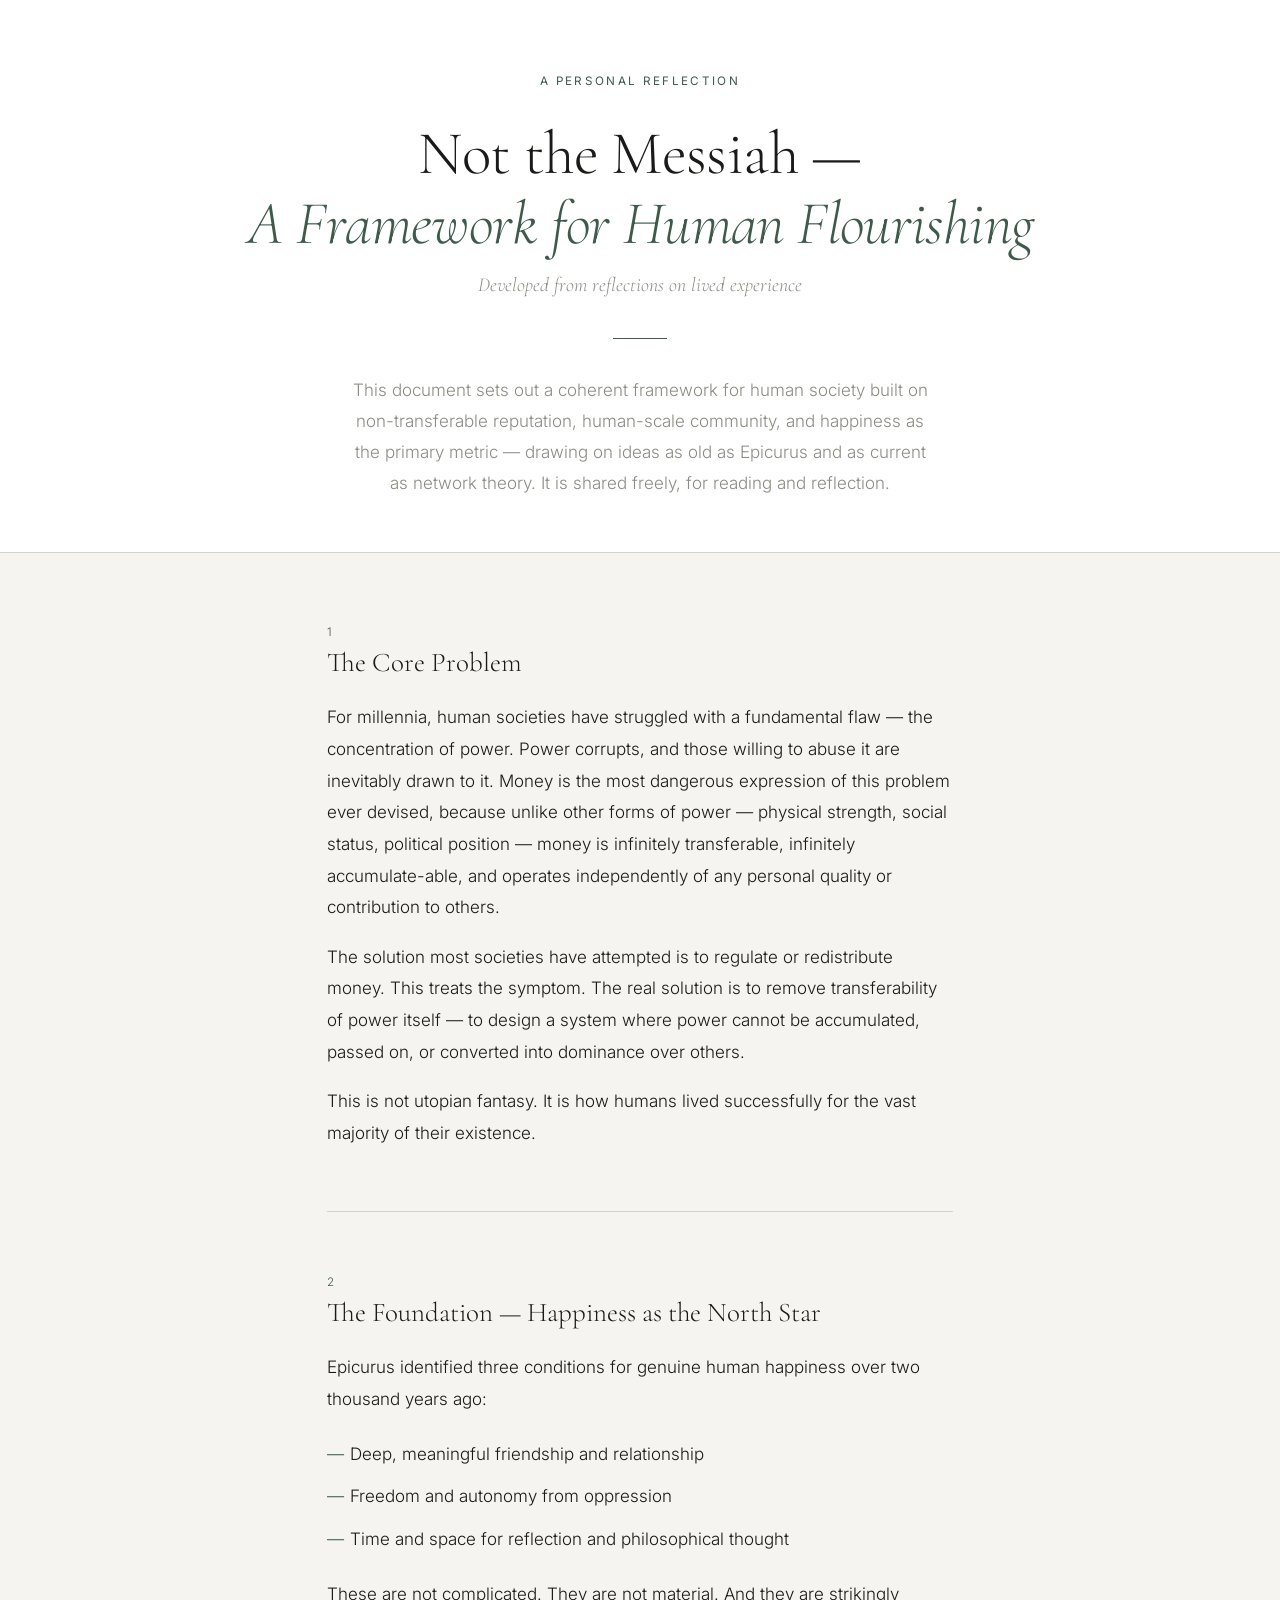
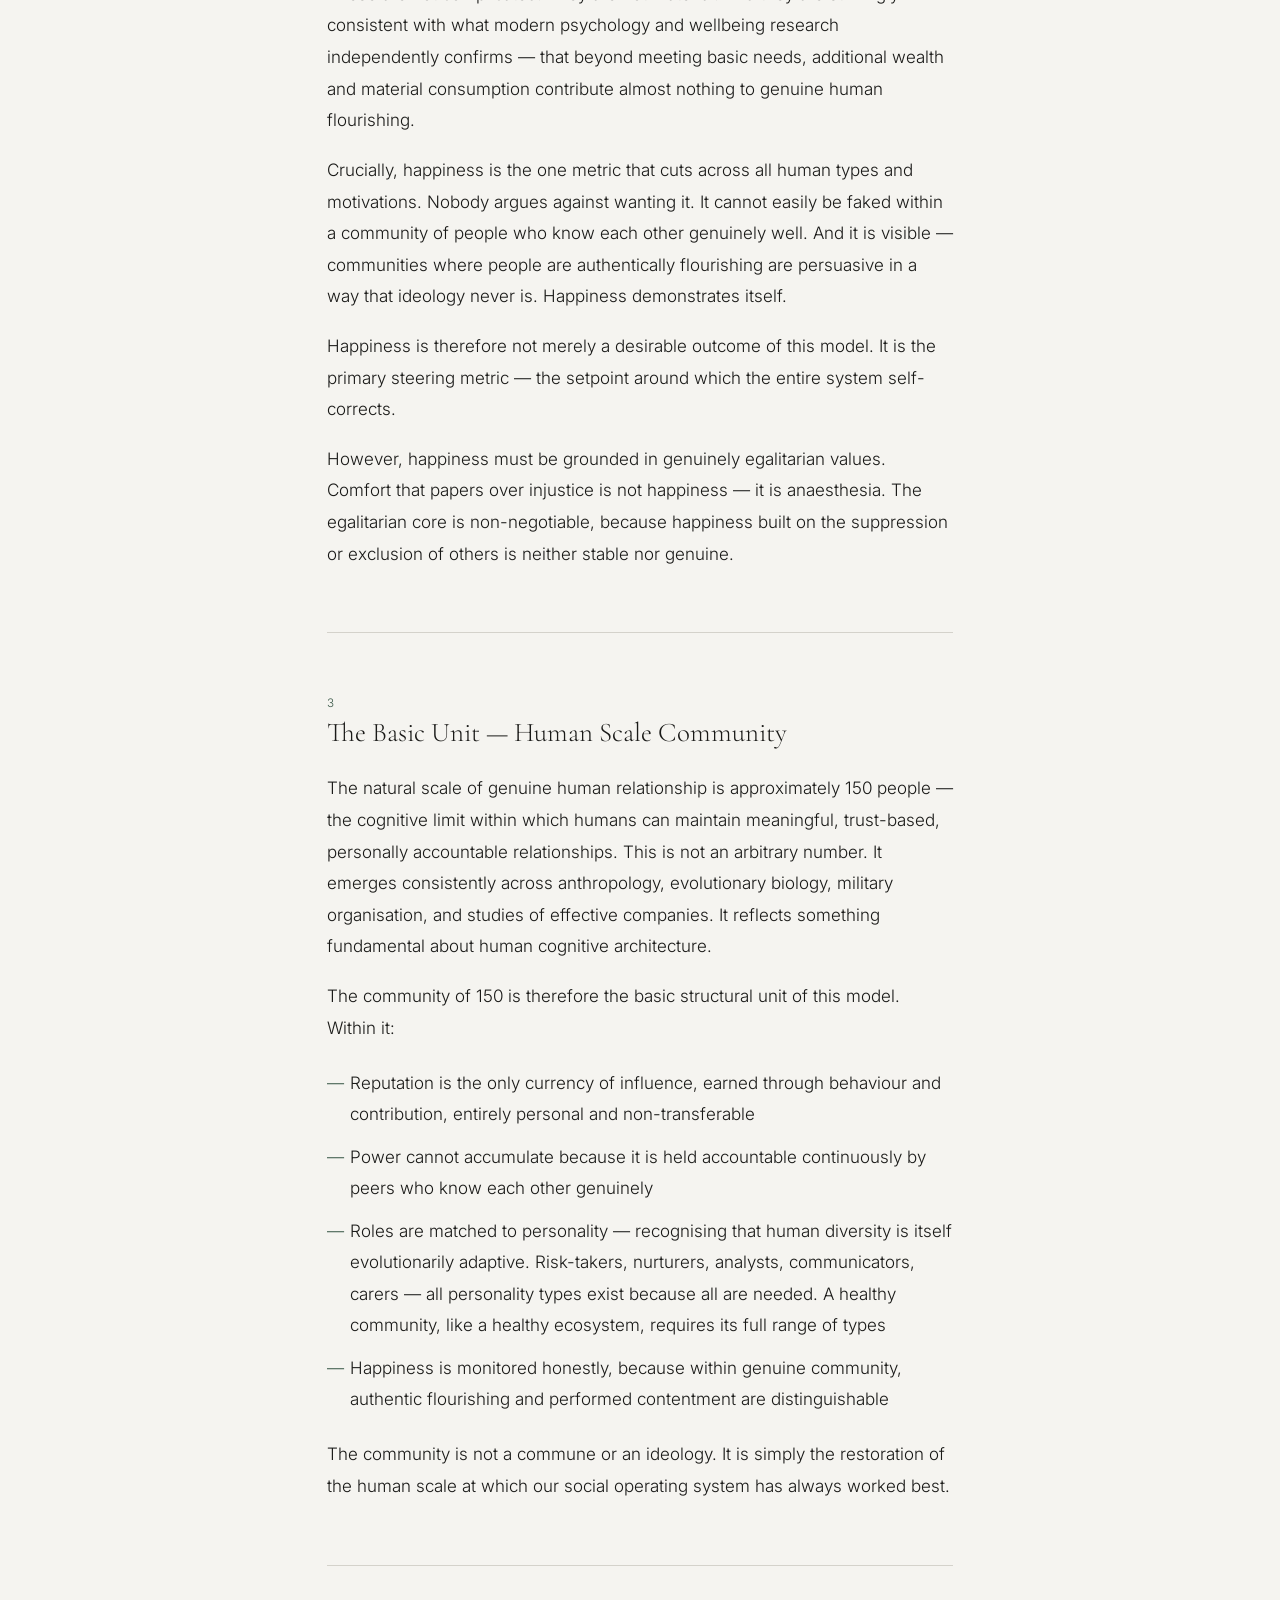
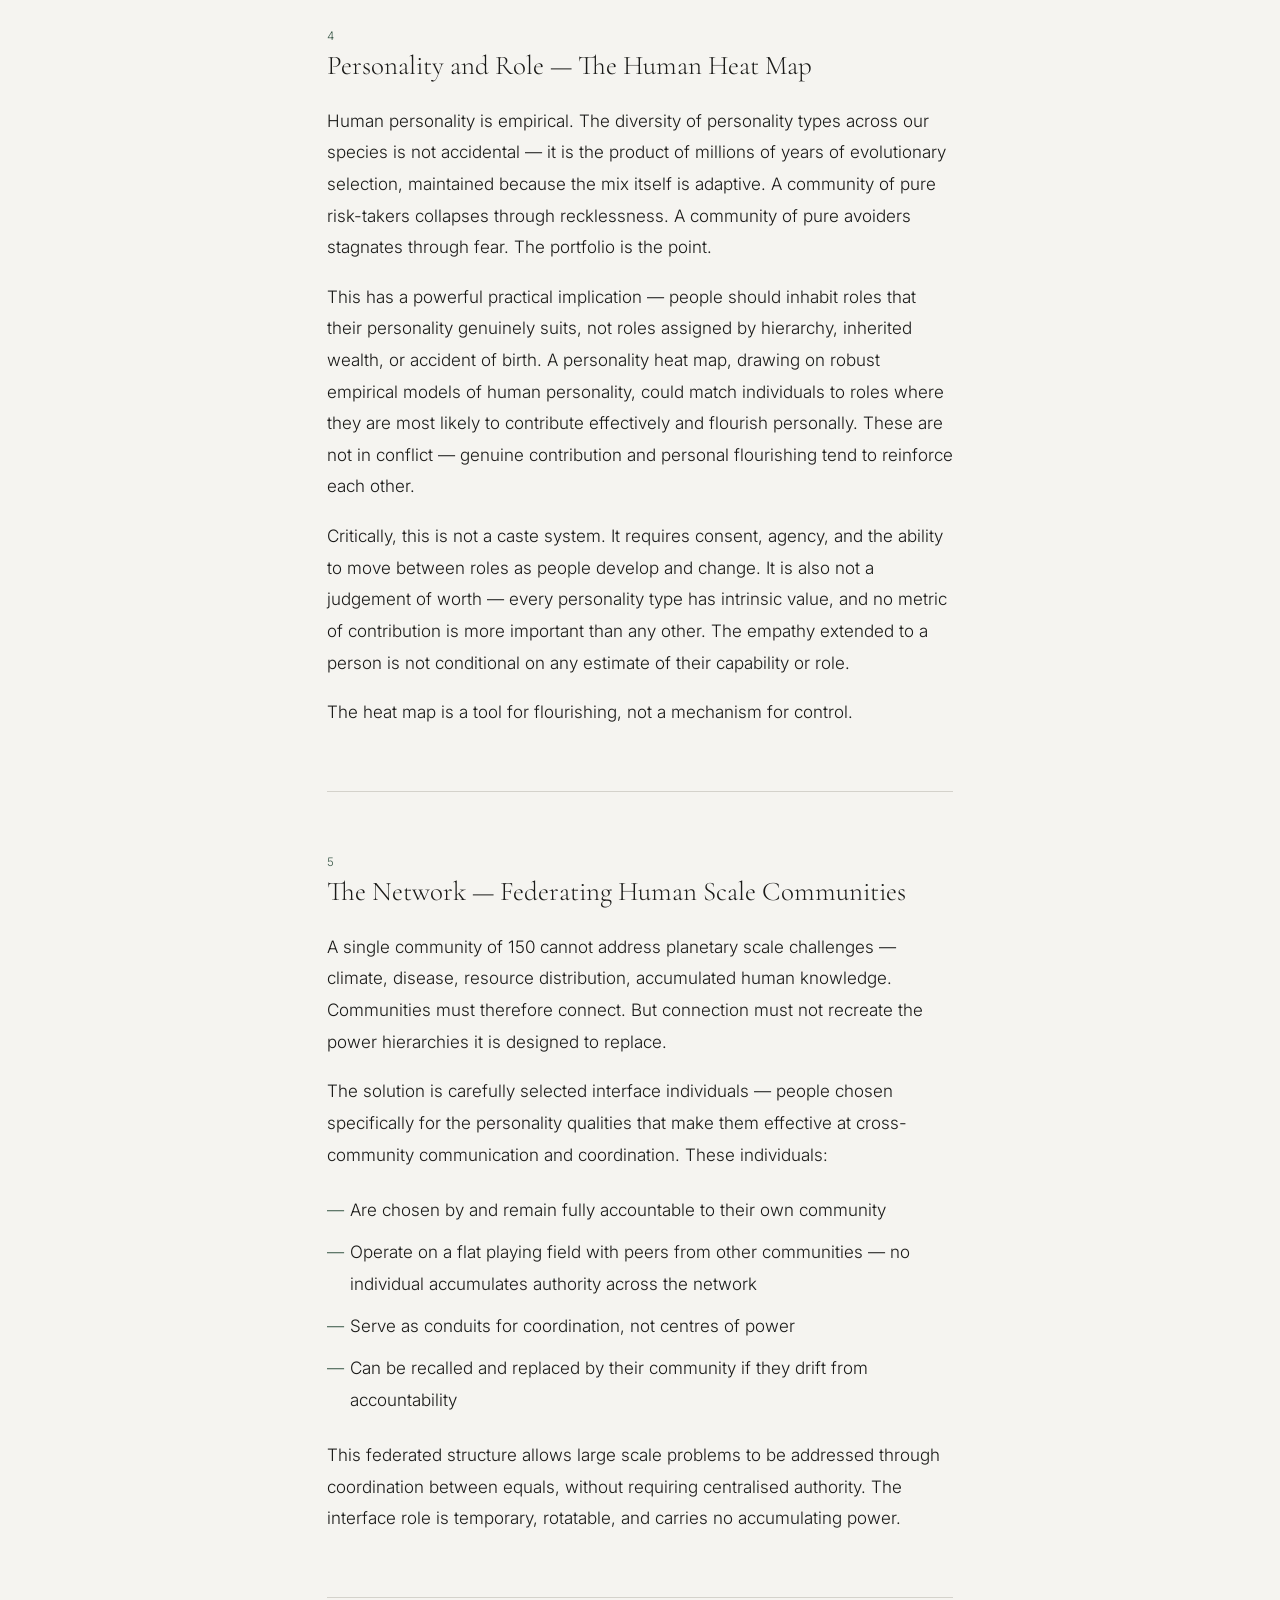
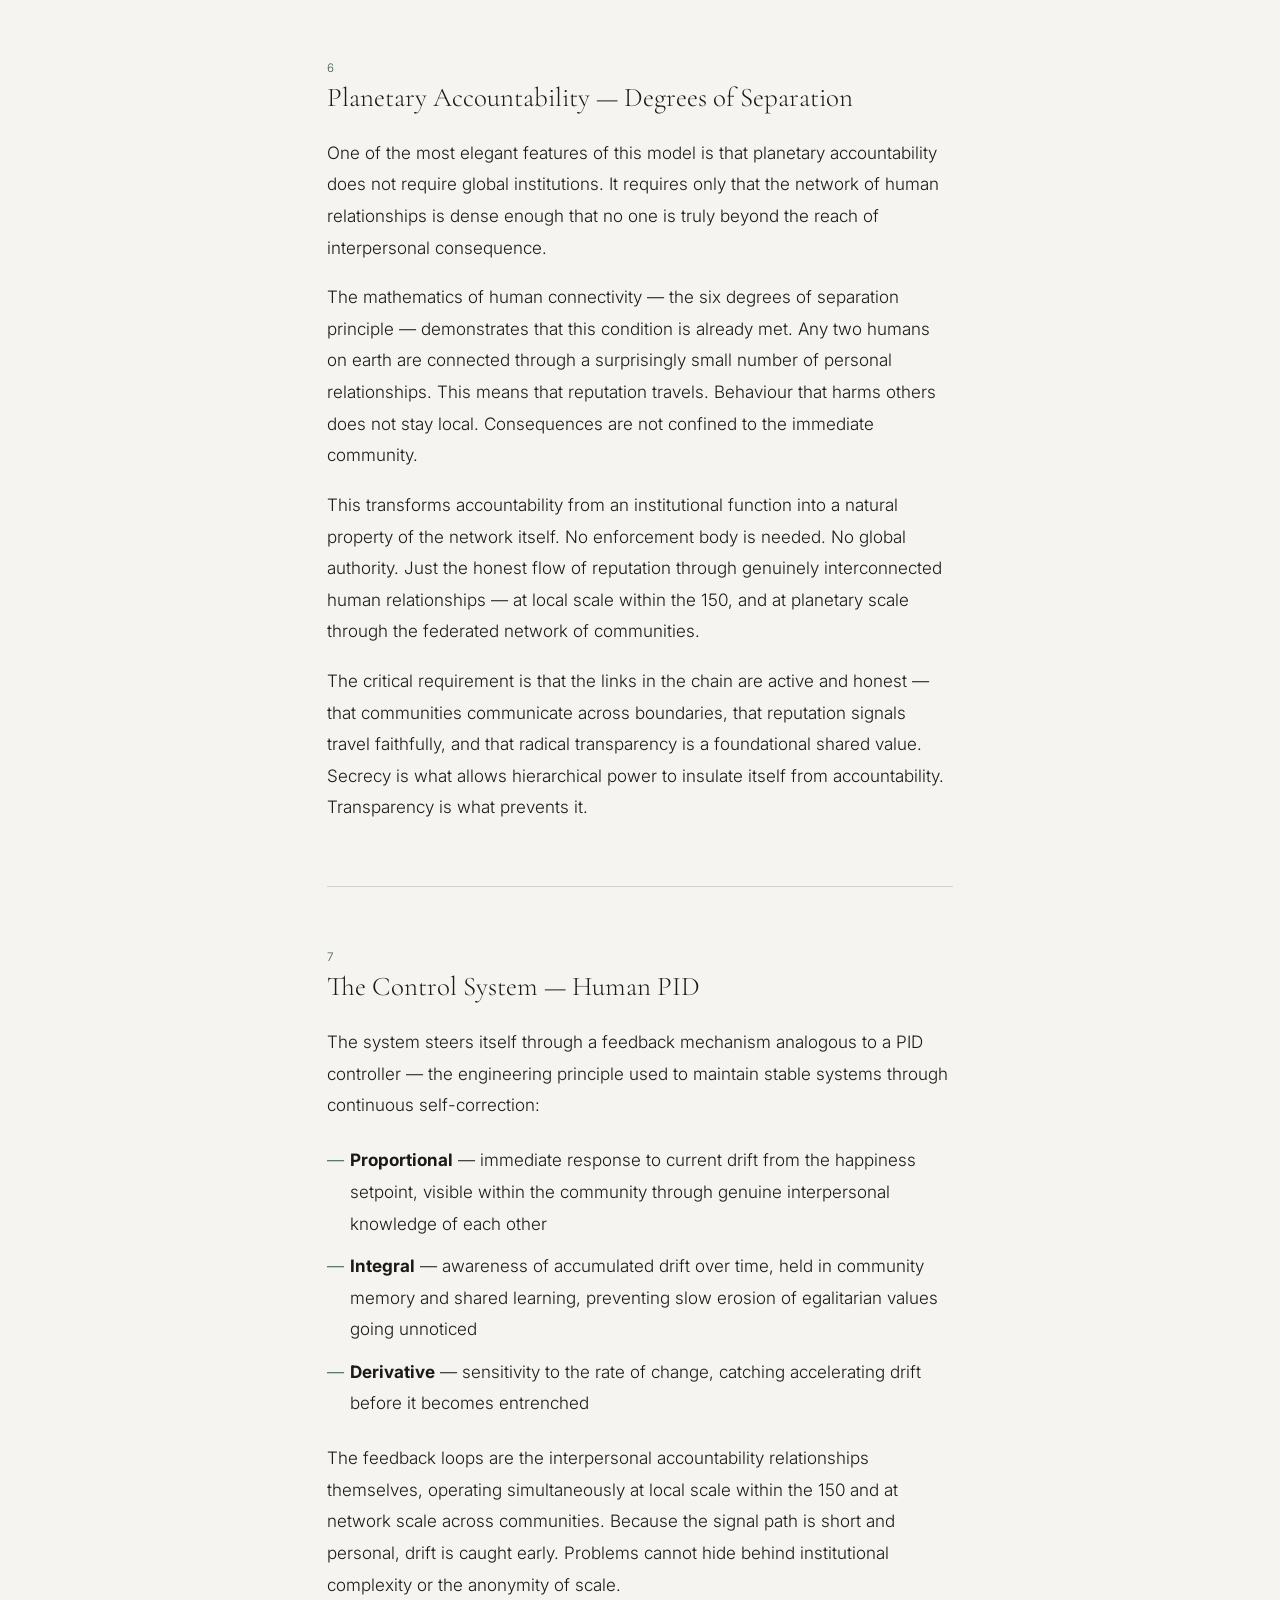
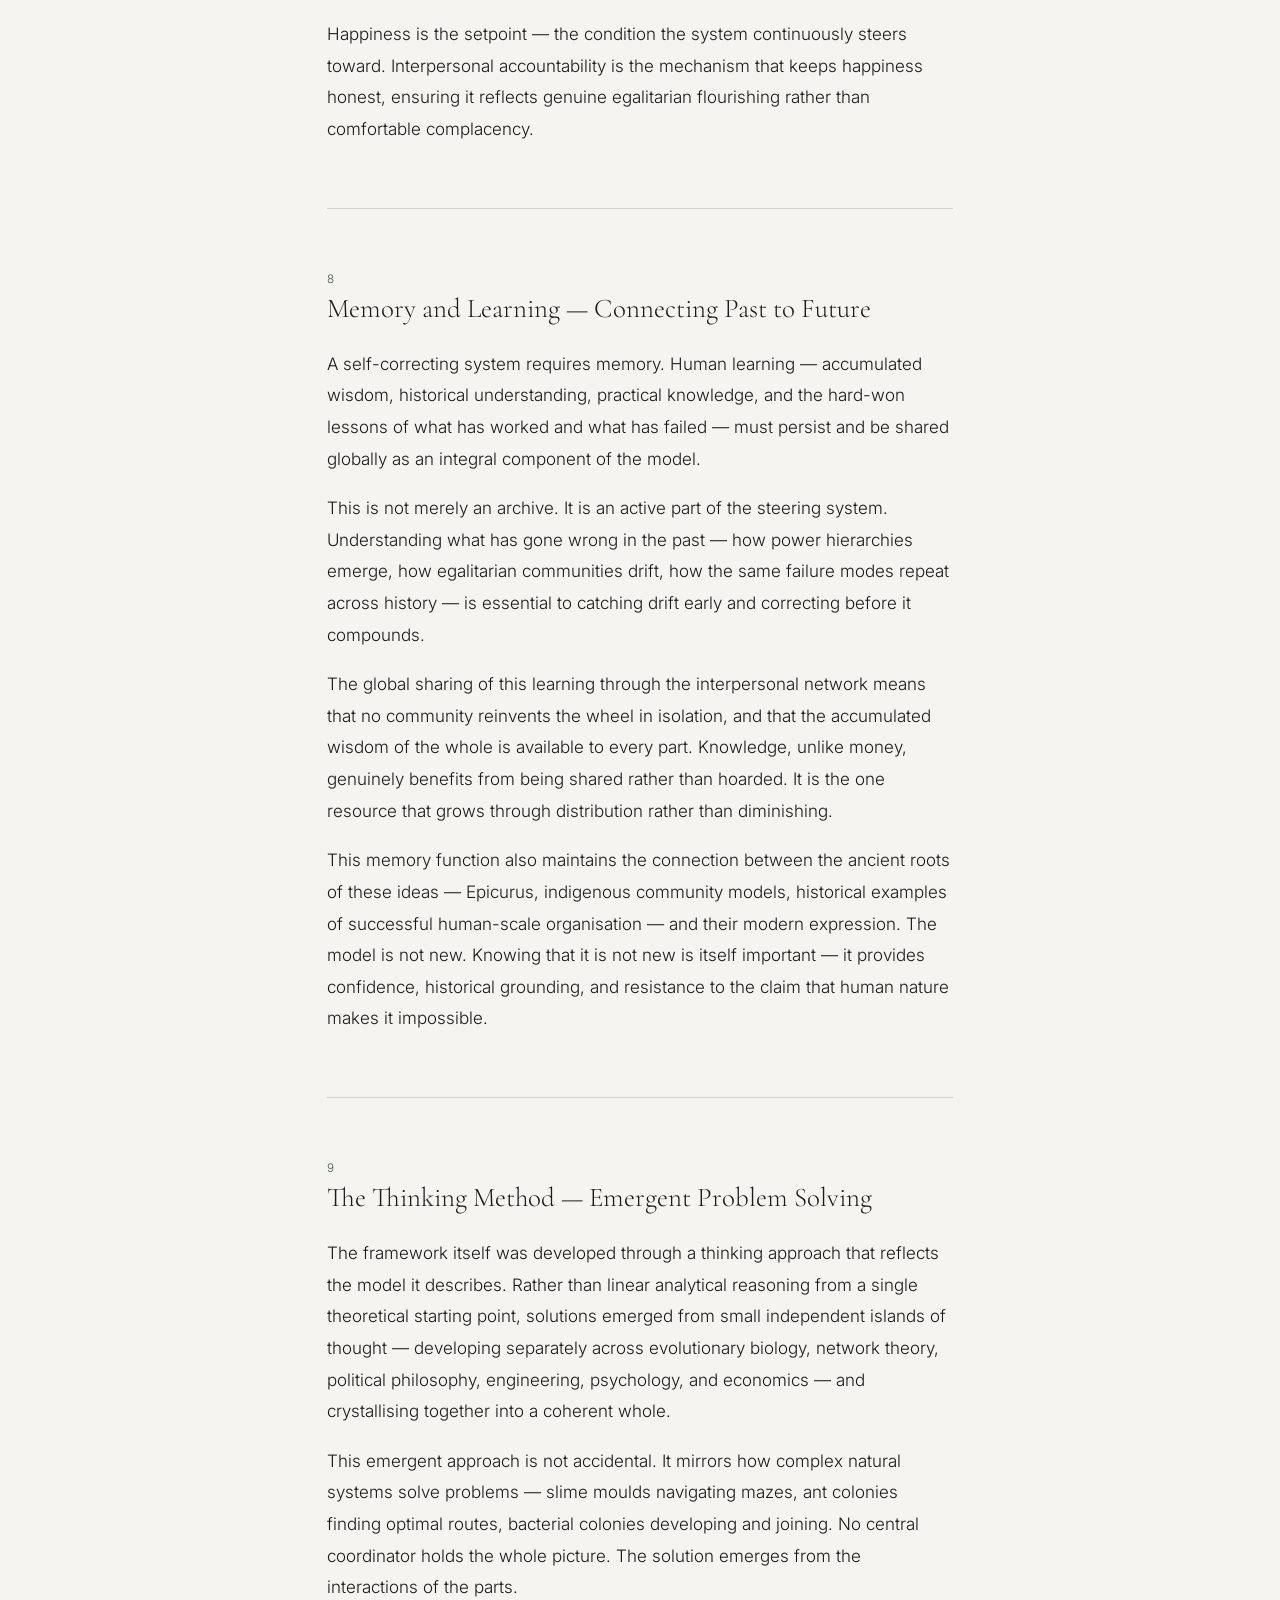
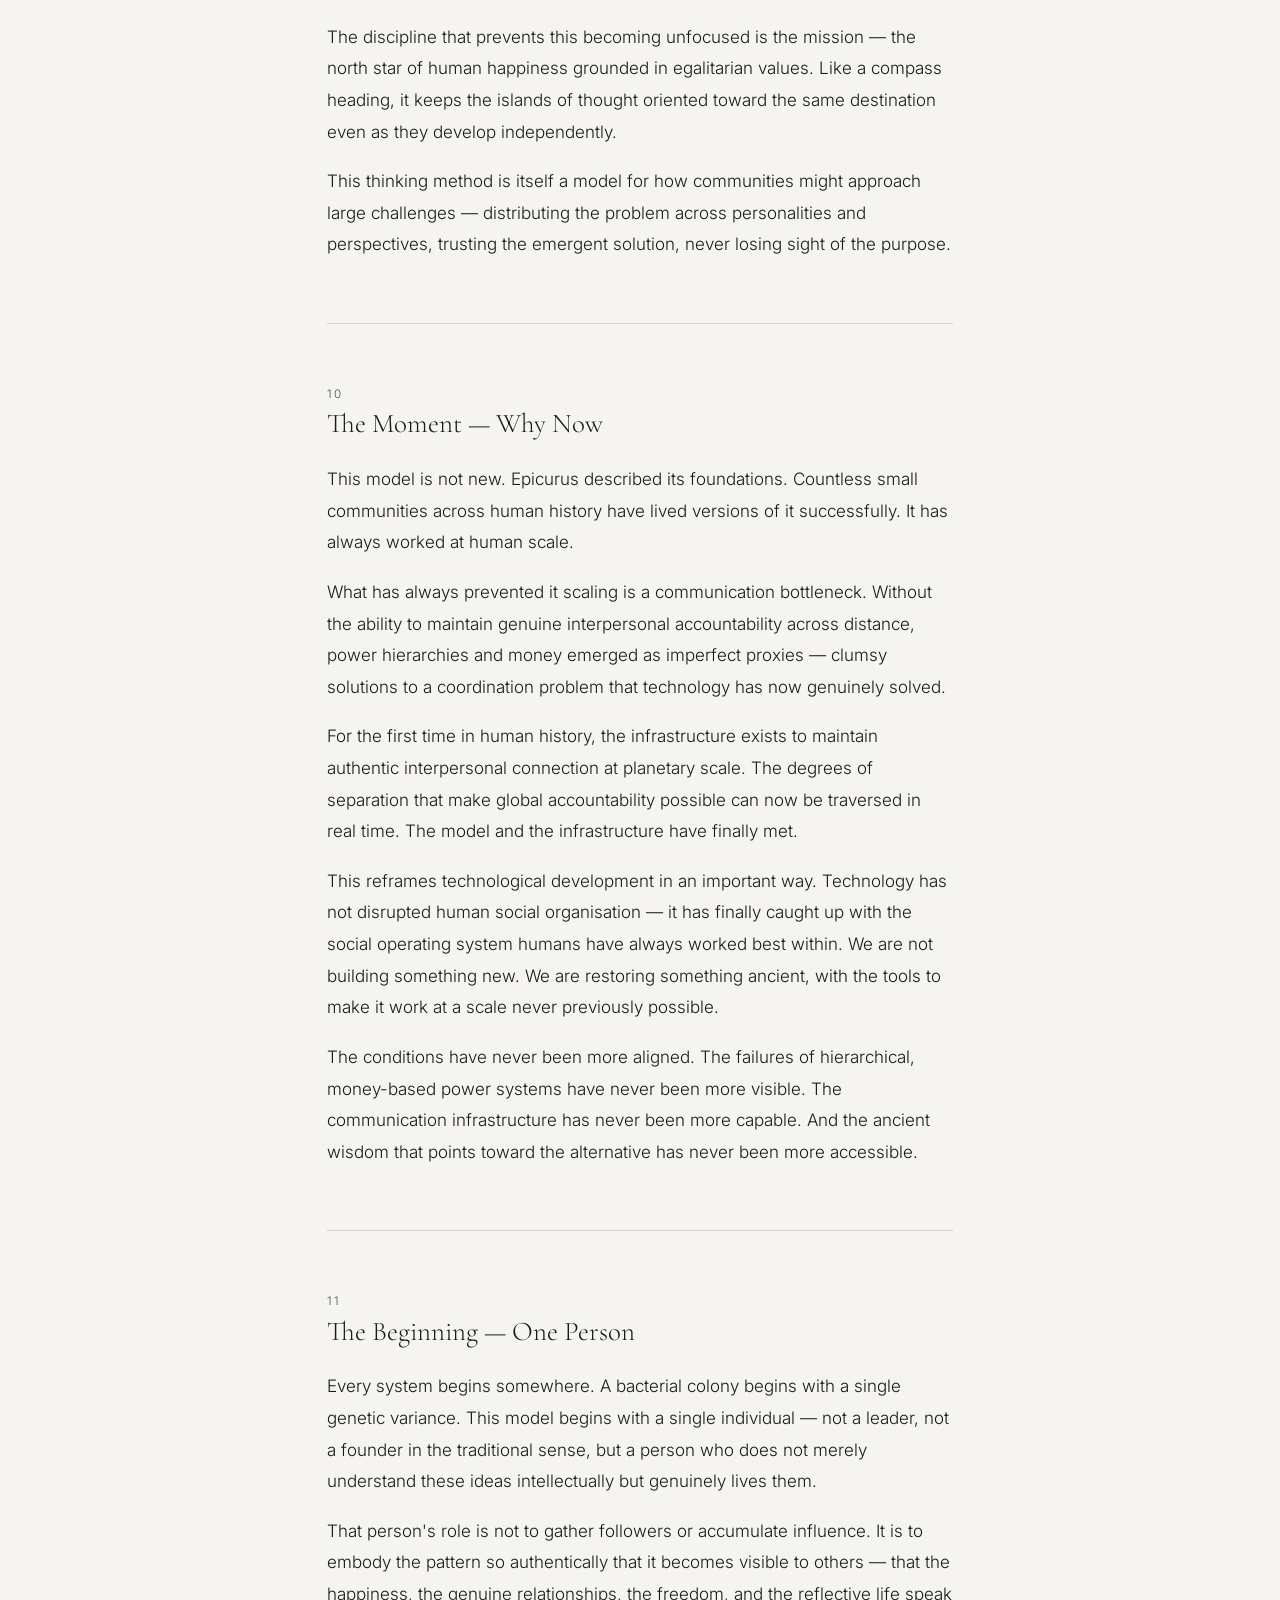
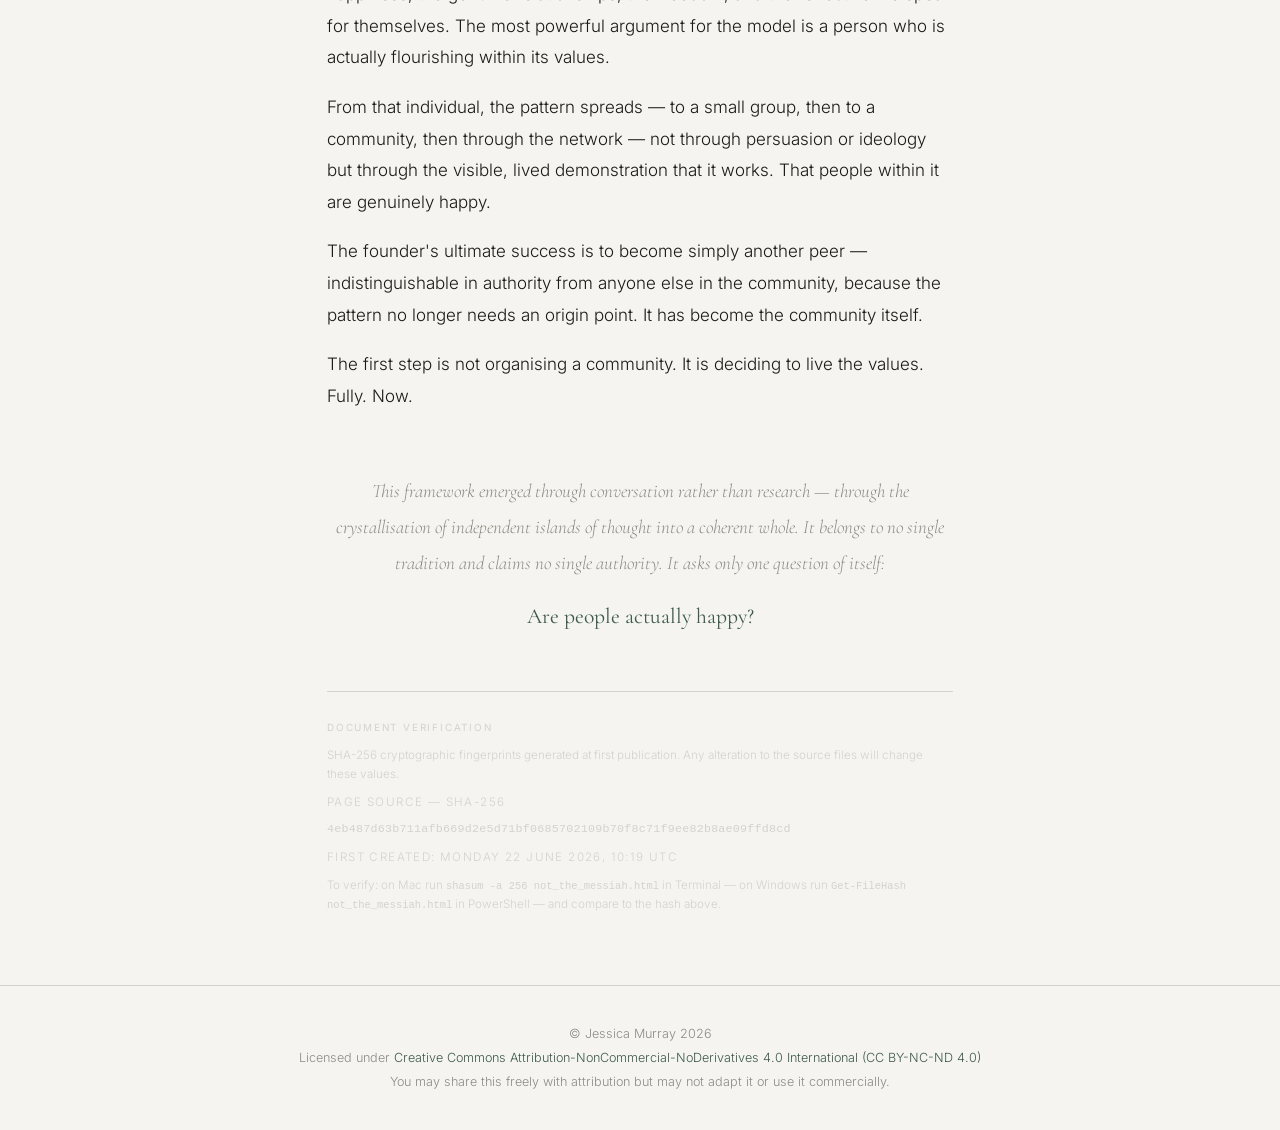
<file: not_the_messiah.html>
<!DOCTYPE html>
<html lang="en">
<head>
  <meta charset="UTF-8">
  <meta name="viewport" content="width=device-width, initial-scale=1.0">
  <meta name="robots" content="noindex, nofollow">
  <title>Not the Messiah — A Framework for Human Flourishing</title>
  <style>
    @import url('https://fonts.googleapis.com/css2?family=Cormorant+Garamond:ital,wght@0,300;0,400;1,300;1,400&family=Inter:wght@300;400&display=swap');

    :root {
      --ink:    #1a1a18;
      --mist:   #f5f4f0;
      --stone:  #8c8c84;
      --rule:   #d4d2cb;
      --accent: #3d5a4a;
      --page:   #ffffff;
    }

    *, *::before, *::after { box-sizing: border-box; margin: 0; padding: 0; }
    html { font-size: 18px; scroll-behavior: smooth; }

    body {
      background: var(--mist);
      color: var(--ink);
      font-family: 'Inter', sans-serif;
      font-weight: 300;
      line-height: 1.7;
      min-height: 100vh;
    }

    /* Header */
    header {
      background: var(--page);
      border-bottom: 1px solid var(--rule);
      padding: 4rem 2rem 3rem;
      text-align: center;
    }

    .eyebrow {
      font-size: 0.65rem;
      font-weight: 400;
      letter-spacing: 0.2em;
      text-transform: uppercase;
      color: var(--accent);
      margin-bottom: 1.5rem;
    }

    h1 {
      font-family: 'Cormorant Garamond', serif;
      font-size: clamp(2rem, 5vw, 3.4rem);
      font-weight: 300;
      line-height: 1.15;
      letter-spacing: -0.01em;
      color: var(--ink);
      margin-bottom: 0.5rem;
    }

    h1 em { font-style: italic; color: var(--accent); }

    .subtitle {
      font-family: 'Cormorant Garamond', serif;
      font-size: 1.1rem;
      font-style: italic;
      color: var(--stone);
      margin-bottom: 2rem;
    }

    .rule {
      width: 3rem;
      height: 1px;
      background: var(--accent);
      margin: 0 auto 2rem;
    }

    .intro {
      max-width: 580px;
      margin: 0 auto;
      font-size: 0.95rem;
      color: var(--stone);
      line-height: 1.8;
    }

    /* Main */
    main {
      max-width: 680px;
      margin: 4rem auto;
      padding: 0 1.5rem;
    }

    /* Sections */
    .section {
      margin-bottom: 3.5rem;
    }

    .section h2 {
      font-family: 'Cormorant Garamond', serif;
      font-size: 1.5rem;
      font-weight: 300;
      color: var(--ink);
      margin-bottom: 1.25rem;
      line-height: 1.2;
    }

    .section h2 .num {
      font-size: 0.65rem;
      font-family: 'Inter', sans-serif;
      letter-spacing: 0.15em;
      text-transform: uppercase;
      color: var(--accent);
      display: block;
      margin-bottom: 0.4rem;
    }

    .section p {
      font-size: 0.95rem;
      color: var(--ink);
      margin-bottom: 1rem;
      line-height: 1.85;
    }

    .section ul {
      margin: 0.5rem 0 1rem 0;
      padding: 0;
      list-style: none;
    }

    .section ul li {
      font-size: 0.95rem;
      color: var(--ink);
      line-height: 1.85;
      padding: 0.3rem 0 0.3rem 1.25rem;
      position: relative;
    }

    .section ul li::before {
      content: '—';
      position: absolute;
      left: 0;
      color: var(--accent);
    }

    .section-rule {
      width: 100%;
      height: 1px;
      background: var(--rule);
      margin: 3.5rem 0;
    }

    /* Closing italics */
    .closing {
      font-family: 'Cormorant Garamond', serif;
      font-size: 1.05rem;
      font-style: italic;
      color: var(--stone);
      text-align: center;
      margin: 3rem 0 1.5rem;
      line-height: 1.9;
    }

    .closing strong {
      font-style: normal;
      font-weight: 400;
      color: var(--accent);
      display: block;
      font-size: 1.2rem;
      margin-top: 0.75rem;
    }

    /* Verification — unobtrusive */
    .verification {
      margin: 3rem 0 2rem;
      padding-top: 1.5rem;
      border-top: 1px solid var(--rule);
    }

    .verification h3 {
      font-size: 0.55rem;
      font-weight: 400;
      letter-spacing: 0.18em;
      text-transform: uppercase;
      color: var(--rule);
      margin-bottom: 0.6rem;
    }

    .verification p {
      font-size: 0.65rem;
      color: var(--rule);
      margin-bottom: 0.5rem;
      line-height: 1.6;
    }

    .hash-block { margin-bottom: 0.5rem; }

    .hash-label {
      font-size: 0.52rem;
      letter-spacing: 0.12em;
      text-transform: uppercase;
      color: var(--rule);
      margin-bottom: 0.15rem;
    }

    .hash-value {
      font-family: 'Courier New', Courier, monospace;
      font-size: 0.58rem;
      color: var(--rule);
      word-break: break-all;
      letter-spacing: 0.02em;
      line-height: 1.5;
    }

    .verify-note {
      font-size: 0.6rem;
      color: var(--rule);
      line-height: 1.6;
      margin-top: 0.5rem;
    }

    .verify-note code {
      font-family: 'Courier New', Courier, monospace;
      font-size: 0.58rem;
    }

    /* Footer */
    footer {
      text-align: center;
      padding: 2rem;
      border-top: 1px solid var(--rule);
      font-size: 0.7rem;
      color: var(--stone);
      line-height: 1.9;
    }

    footer a { color: var(--accent); text-decoration: none; }
    footer a:hover { text-decoration: underline; }

    /* Responsive */
    @media (max-width: 600px) {
      header { padding: 2.5rem 1.25rem 2rem; }
      main { margin: 2.5rem auto; }
    }

    @media (prefers-reduced-motion: reduce) {
      html { scroll-behavior: auto; }
    }
  </style>
</head>
<body>

  <header>
    <p class="eyebrow">A personal reflection</p>
    <h1>Not the Messiah —<br><em>A Framework for Human Flourishing</em></h1>
    <p class="subtitle">Developed from reflections on lived experience</p>
    <div class="rule"></div>
    <p class="intro">
      This document sets out a coherent framework for human society built on
      non-transferable reputation, human-scale community, and happiness as the
      primary metric — drawing on ideas as old as Epicurus and as current as
      network theory. It is shared freely, for reading and reflection.
    </p>
  </header>

  <main>

    <div class="section">
      <h2><span class="num">1</span>The Core Problem</h2>
      <p>For millennia, human societies have struggled with a fundamental flaw — the concentration of power. Power corrupts, and those willing to abuse it are inevitably drawn to it. Money is the most dangerous expression of this problem ever devised, because unlike other forms of power — physical strength, social status, political position — money is infinitely transferable, infinitely accumulate-able, and operates independently of any personal quality or contribution to others.</p>
      <p>The solution most societies have attempted is to regulate or redistribute money. This treats the symptom. The real solution is to remove transferability of power itself — to design a system where power cannot be accumulated, passed on, or converted into dominance over others.</p>
      <p>This is not utopian fantasy. It is how humans lived successfully for the vast majority of their existence.</p>
    </div>

    <div class="section-rule"></div>

    <div class="section">
      <h2><span class="num">2</span>The Foundation — Happiness as the North Star</h2>
      <p>Epicurus identified three conditions for genuine human happiness over two thousand years ago:</p>
      <ul>
        <li>Deep, meaningful friendship and relationship</li>
        <li>Freedom and autonomy from oppression</li>
        <li>Time and space for reflection and philosophical thought</li>
      </ul>
      <p>These are not complicated. They are not material. And they are strikingly consistent with what modern psychology and wellbeing research independently confirms — that beyond meeting basic needs, additional wealth and material consumption contribute almost nothing to genuine human flourishing.</p>
      <p>Crucially, happiness is the one metric that cuts across all human types and motivations. Nobody argues against wanting it. It cannot easily be faked within a community of people who know each other genuinely well. And it is visible — communities where people are authentically flourishing are persuasive in a way that ideology never is. Happiness demonstrates itself.</p>
      <p>Happiness is therefore not merely a desirable outcome of this model. It is the primary steering metric — the setpoint around which the entire system self-corrects.</p>
      <p>However, happiness must be grounded in genuinely egalitarian values. Comfort that papers over injustice is not happiness — it is anaesthesia. The egalitarian core is non-negotiable, because happiness built on the suppression or exclusion of others is neither stable nor genuine.</p>
    </div>

    <div class="section-rule"></div>

    <div class="section">
      <h2><span class="num">3</span>The Basic Unit — Human Scale Community</h2>
      <p>The natural scale of genuine human relationship is approximately 150 people — the cognitive limit within which humans can maintain meaningful, trust-based, personally accountable relationships. This is not an arbitrary number. It emerges consistently across anthropology, evolutionary biology, military organisation, and studies of effective companies. It reflects something fundamental about human cognitive architecture.</p>
      <p>The community of 150 is therefore the basic structural unit of this model. Within it:</p>
      <ul>
        <li>Reputation is the only currency of influence, earned through behaviour and contribution, entirely personal and non-transferable</li>
        <li>Power cannot accumulate because it is held accountable continuously by peers who know each other genuinely</li>
        <li>Roles are matched to personality — recognising that human diversity is itself evolutionarily adaptive. Risk-takers, nurturers, analysts, communicators, carers — all personality types exist because all are needed. A healthy community, like a healthy ecosystem, requires its full range of types</li>
        <li>Happiness is monitored honestly, because within genuine community, authentic flourishing and performed contentment are distinguishable</li>
      </ul>
      <p>The community is not a commune or an ideology. It is simply the restoration of the human scale at which our social operating system has always worked best.</p>
    </div>

    <div class="section-rule"></div>

    <div class="section">
      <h2><span class="num">4</span>Personality and Role — The Human Heat Map</h2>
      <p>Human personality is empirical. The diversity of personality types across our species is not accidental — it is the product of millions of years of evolutionary selection, maintained because the mix itself is adaptive. A community of pure risk-takers collapses through recklessness. A community of pure avoiders stagnates through fear. The portfolio is the point.</p>
      <p>This has a powerful practical implication — people should inhabit roles that their personality genuinely suits, not roles assigned by hierarchy, inherited wealth, or accident of birth. A personality heat map, drawing on robust empirical models of human personality, could match individuals to roles where they are most likely to contribute effectively and flourish personally. These are not in conflict — genuine contribution and personal flourishing tend to reinforce each other.</p>
      <p>Critically, this is not a caste system. It requires consent, agency, and the ability to move between roles as people develop and change. It is also not a judgement of worth — every personality type has intrinsic value, and no metric of contribution is more important than any other. The empathy extended to a person is not conditional on any estimate of their capability or role.</p>
      <p>The heat map is a tool for flourishing, not a mechanism for control.</p>
    </div>

    <div class="section-rule"></div>

    <div class="section">
      <h2><span class="num">5</span>The Network — Federating Human Scale Communities</h2>
      <p>A single community of 150 cannot address planetary scale challenges — climate, disease, resource distribution, accumulated human knowledge. Communities must therefore connect. But connection must not recreate the power hierarchies it is designed to replace.</p>
      <p>The solution is carefully selected interface individuals — people chosen specifically for the personality qualities that make them effective at cross-community communication and coordination. These individuals:</p>
      <ul>
        <li>Are chosen by and remain fully accountable to their own community</li>
        <li>Operate on a flat playing field with peers from other communities — no individual accumulates authority across the network</li>
        <li>Serve as conduits for coordination, not centres of power</li>
        <li>Can be recalled and replaced by their community if they drift from accountability</li>
      </ul>
      <p>This federated structure allows large scale problems to be addressed through coordination between equals, without requiring centralised authority. The interface role is temporary, rotatable, and carries no accumulating power.</p>
    </div>

    <div class="section-rule"></div>

    <div class="section">
      <h2><span class="num">6</span>Planetary Accountability — Degrees of Separation</h2>
      <p>One of the most elegant features of this model is that planetary accountability does not require global institutions. It requires only that the network of human relationships is dense enough that no one is truly beyond the reach of interpersonal consequence.</p>
      <p>The mathematics of human connectivity — the six degrees of separation principle — demonstrates that this condition is already met. Any two humans on earth are connected through a surprisingly small number of personal relationships. This means that reputation travels. Behaviour that harms others does not stay local. Consequences are not confined to the immediate community.</p>
      <p>This transforms accountability from an institutional function into a natural property of the network itself. No enforcement body is needed. No global authority. Just the honest flow of reputation through genuinely interconnected human relationships — at local scale within the 150, and at planetary scale through the federated network of communities.</p>
      <p>The critical requirement is that the links in the chain are active and honest — that communities communicate across boundaries, that reputation signals travel faithfully, and that radical transparency is a foundational shared value. Secrecy is what allows hierarchical power to insulate itself from accountability. Transparency is what prevents it.</p>
    </div>

    <div class="section-rule"></div>

    <div class="section">
      <h2><span class="num">7</span>The Control System — Human PID</h2>
      <p>The system steers itself through a feedback mechanism analogous to a PID controller — the engineering principle used to maintain stable systems through continuous self-correction:</p>
      <ul>
        <li><strong>Proportional</strong> — immediate response to current drift from the happiness setpoint, visible within the community through genuine interpersonal knowledge of each other</li>
        <li><strong>Integral</strong> — awareness of accumulated drift over time, held in community memory and shared learning, preventing slow erosion of egalitarian values going unnoticed</li>
        <li><strong>Derivative</strong> — sensitivity to the rate of change, catching accelerating drift before it becomes entrenched</li>
      </ul>
      <p>The feedback loops are the interpersonal accountability relationships themselves, operating simultaneously at local scale within the 150 and at network scale across communities. Because the signal path is short and personal, drift is caught early. Problems cannot hide behind institutional complexity or the anonymity of scale.</p>
      <p>Happiness is the setpoint — the condition the system continuously steers toward. Interpersonal accountability is the mechanism that keeps happiness honest, ensuring it reflects genuine egalitarian flourishing rather than comfortable complacency.</p>
    </div>

    <div class="section-rule"></div>

    <div class="section">
      <h2><span class="num">8</span>Memory and Learning — Connecting Past to Future</h2>
      <p>A self-correcting system requires memory. Human learning — accumulated wisdom, historical understanding, practical knowledge, and the hard-won lessons of what has worked and what has failed — must persist and be shared globally as an integral component of the model.</p>
      <p>This is not merely an archive. It is an active part of the steering system. Understanding what has gone wrong in the past — how power hierarchies emerge, how egalitarian communities drift, how the same failure modes repeat across history — is essential to catching drift early and correcting before it compounds.</p>
      <p>The global sharing of this learning through the interpersonal network means that no community reinvents the wheel in isolation, and that the accumulated wisdom of the whole is available to every part. Knowledge, unlike money, genuinely benefits from being shared rather than hoarded. It is the one resource that grows through distribution rather than diminishing.</p>
      <p>This memory function also maintains the connection between the ancient roots of these ideas — Epicurus, indigenous community models, historical examples of successful human-scale organisation — and their modern expression. The model is not new. Knowing that it is not new is itself important — it provides confidence, historical grounding, and resistance to the claim that human nature makes it impossible.</p>
    </div>

    <div class="section-rule"></div>

    <div class="section">
      <h2><span class="num">9</span>The Thinking Method — Emergent Problem Solving</h2>
      <p>The framework itself was developed through a thinking approach that reflects the model it describes. Rather than linear analytical reasoning from a single theoretical starting point, solutions emerged from small independent islands of thought — developing separately across evolutionary biology, network theory, political philosophy, engineering, psychology, and economics — and crystallising together into a coherent whole.</p>
      <p>This emergent approach is not accidental. It mirrors how complex natural systems solve problems — slime moulds navigating mazes, ant colonies finding optimal routes, bacterial colonies developing and joining. No central coordinator holds the whole picture. The solution emerges from the interactions of the parts.</p>
      <p>The discipline that prevents this becoming unfocused is the mission — the north star of human happiness grounded in egalitarian values. Like a compass heading, it keeps the islands of thought oriented toward the same destination even as they develop independently.</p>
      <p>This thinking method is itself a model for how communities might approach large challenges — distributing the problem across personalities and perspectives, trusting the emergent solution, never losing sight of the purpose.</p>
    </div>

    <div class="section-rule"></div>

    <div class="section">
      <h2><span class="num">10</span>The Moment — Why Now</h2>
      <p>This model is not new. Epicurus described its foundations. Countless small communities across human history have lived versions of it successfully. It has always worked at human scale.</p>
      <p>What has always prevented it scaling is a communication bottleneck. Without the ability to maintain genuine interpersonal accountability across distance, power hierarchies and money emerged as imperfect proxies — clumsy solutions to a coordination problem that technology has now genuinely solved.</p>
      <p>For the first time in human history, the infrastructure exists to maintain authentic interpersonal connection at planetary scale. The degrees of separation that make global accountability possible can now be traversed in real time. The model and the infrastructure have finally met.</p>
      <p>This reframes technological development in an important way. Technology has not disrupted human social organisation — it has finally caught up with the social operating system humans have always worked best within. We are not building something new. We are restoring something ancient, with the tools to make it work at a scale never previously possible.</p>
      <p>The conditions have never been more aligned. The failures of hierarchical, money-based power systems have never been more visible. The communication infrastructure has never been more capable. And the ancient wisdom that points toward the alternative has never been more accessible.</p>
    </div>

    <div class="section-rule"></div>

    <div class="section">
      <h2><span class="num">11</span>The Beginning — One Person</h2>
      <p>Every system begins somewhere. A bacterial colony begins with a single genetic variance. This model begins with a single individual — not a leader, not a founder in the traditional sense, but a person who does not merely understand these ideas intellectually but genuinely lives them.</p>
      <p>That person's role is not to gather followers or accumulate influence. It is to embody the pattern so authentically that it becomes visible to others — that the happiness, the genuine relationships, the freedom, and the reflective life speak for themselves. The most powerful argument for the model is a person who is actually flourishing within its values.</p>
      <p>From that individual, the pattern spreads — to a small group, then to a community, then through the network — not through persuasion or ideology but through the visible, lived demonstration that it works. That people within it are genuinely happy.</p>
      <p>The founder's ultimate success is to become simply another peer — indistinguishable in authority from anyone else in the community, because the pattern no longer needs an origin point. It has become the community itself.</p>
      <p>The first step is not organising a community. It is deciding to live the values. Fully. Now.</p>
    </div>

    <div class="closing">
      This framework emerged through conversation rather than research — through the crystallisation of independent islands of thought into a coherent whole. It belongs to no single tradition and claims no single authority. It asks only one question of itself:
      <strong>Are people actually happy?</strong>
    </div>

    <div class="verification">
      <h3>Document Verification</h3>
      <p>SHA-256 cryptographic fingerprints generated at first publication. Any alteration to the source files will change these values.</p>

      <div class="hash-block">
        <p class="hash-label">Page source — SHA-256</p>
        <p class="hash-value">4eb487d63b711afb669d2e5d71bf0685702109b70f8c71f9ee82b8ae09ffd8cd</p>
      </div>

      <p class="hash-label" style="margin-top:0.4rem;">First created: Monday 22 June 2026, 10:19 UTC</p>

      <p class="verify-note">
        To verify: on Mac run <code>shasum -a 256 not_the_messiah.html</code> in Terminal — on Windows run <code>Get-FileHash not_the_messiah.html</code> in PowerShell — and compare to the hash above.
      </p>
    </div>

  </main>

  <footer>
    <p>© Jessica Murray 2026</p>
    <p>Licensed under <a href="https://creativecommons.org/licenses/by-nc-nd/4.0/" target="_blank" rel="noopener">Creative Commons Attribution-NonCommercial-NoDerivatives 4.0 International (CC BY-NC-ND 4.0)</a></p>
    <p>You may share this freely with attribution but may not adapt it or use it commercially.</p>
  </footer>

</body>
</html>
</file>
